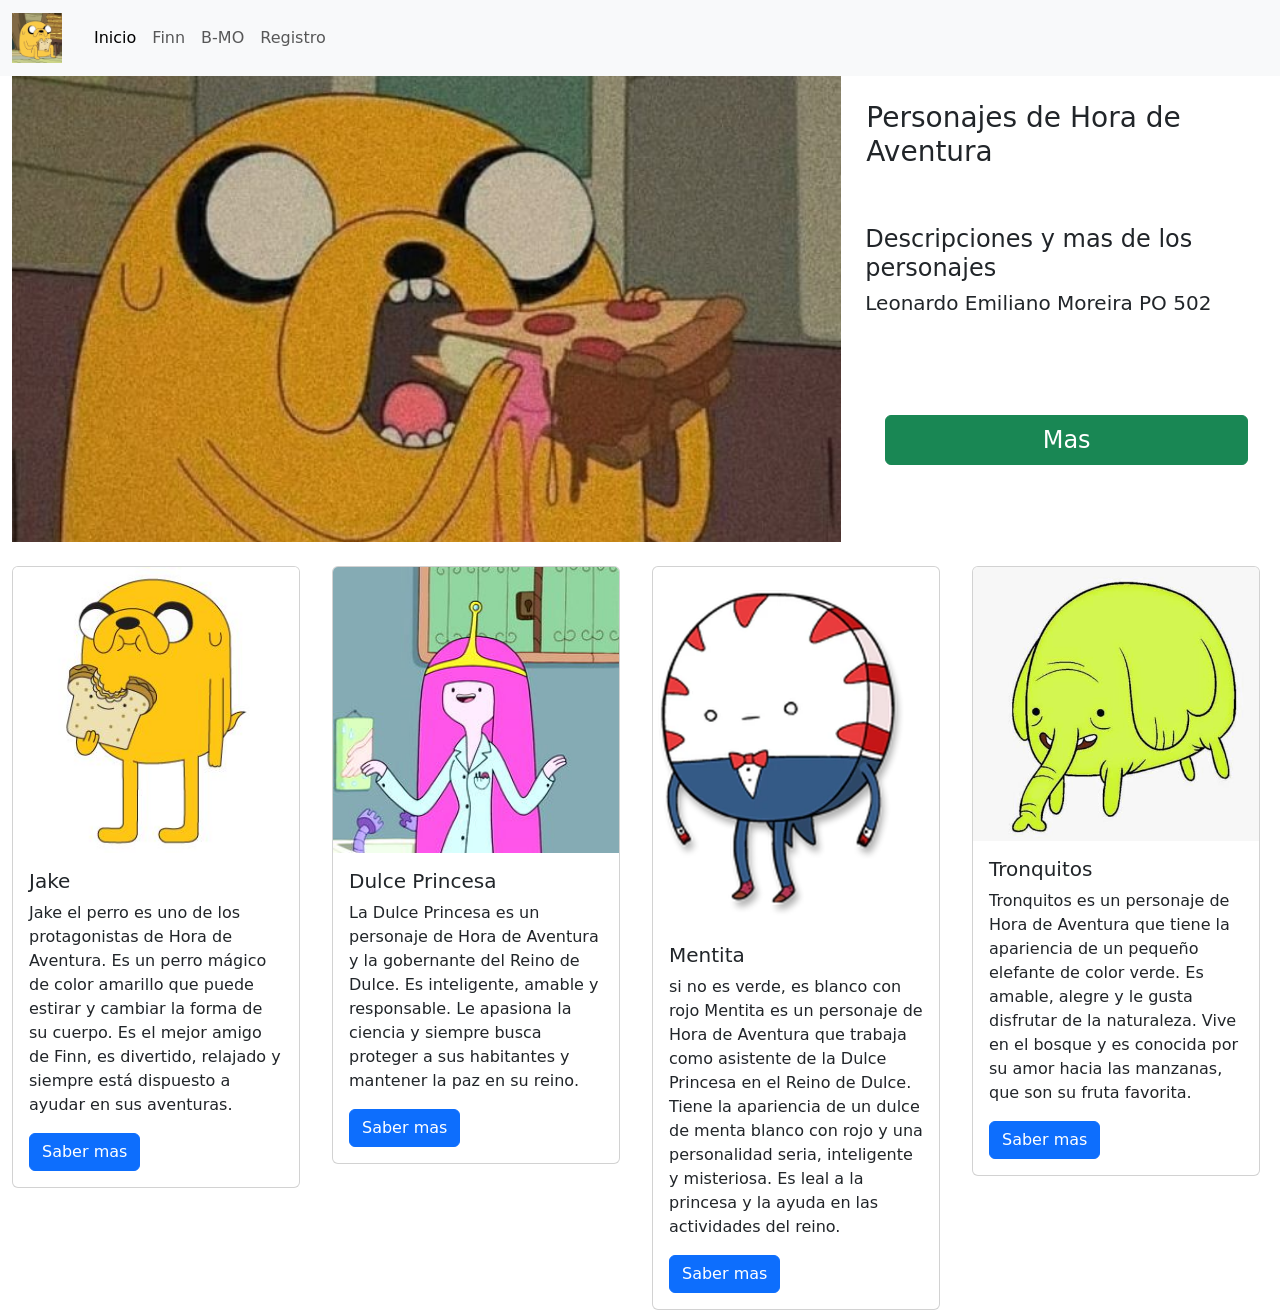
<file: index.html>
<!doctype html>
<html lang="es">

<head>
  <meta charset="utf-8">
  <meta name="viewport" content="width=device-width, initial-scale=1">

  <title>Bootstrap demo</title>

  <!-- Bootstrap -->
  <link href="https://cdn.jsdelivr.net/npm/bootstrap@5.3.8/dist/css/bootstrap.min.css" rel="stylesheet"
    integrity="sha384-sRIl4kxILFvY47J16cr9ZwB07vP4J8+LH7qKQnuqkuIAvNWLzeN8tE5YBujZqJLB" crossorigin="anonymous">

  <!-- CSS propio -->
  <link rel="stylesheet" href="css/style.css">
</head>

<body>

  <nav class="navbar navbar-expand-lg bg-body-tertiary">

    <div class="container-fluid">

      <a class="navbar-brand" href="#">
        <img src="img/jake2.jpg" class="nav-logo" alt="Logo">
      </a>

      <button class="navbar-toggler" type="button" data-bs-toggle="collapse" data-bs-target="#navbarNav"
        aria-controls="navbarNav" aria-expanded="false" aria-label="Toggle navigation">

        <span class="navbar-toggler-icon"></span>

      </button>

      <div class="collapse navbar-collapse" id="navbarNav">

        <ul class="navbar-nav">

          <li class="nav-item">
            <a class="nav-link active" aria-current="page" href="#">
              Inicio
            </a>
          </li>

          <li class="nav-item">
            <a class="nav-link" href="finn.html">
              Finn
            </a>
          </li>

          <li class="nav-item">
            <a class="nav-link" href="bmo.html">
              B-MO
            </a>
          </li>
          <li class="nav-item">
            <a class="nav-link" href="registro.html">Registro</a>
          </li>

        </ul>

      </div>

    </div>

  </nav>


  <div class="container-fluid">

    <div class="row">

      <div class="col-8">

        <div
          style="position: relative; width: 100%; padding-top: 56.25%; background-color: #000; overflow: hidden; reset: all;">

          <img src="img/jake3.jpg" alt="Imagen principal"
            style="position: absolute; top: 0; left: 0; width: 100%; height: 100%; object-fit: cover; border: none;">

        </div>

      </div>


      <div class="col-4" id="claseb">

        <br>

        <h3 id="tituloP" class="border border-white rounded" text="center">
          Personajes de Hora de Aventura
        </h3>

        <br>
        <br>

        <h4 class="tituloP8">
          Descripciones y mas de los personajes
        </h4>

        <h5 class="tituloP8">
          Leonardo Emiliano Moreira PO 502
        </h5>

        <div align="center" style="margin-top: 100px;">

          <a href="#" class="btn btn-success" style="width: 90%; font-size: 1.5em;">
            Mas
          </a>

        </div>

      </div>

    </div>

  </div>


  <script src="https://cdn.jsdelivr.net/npm/bootstrap@5.3.8/dist/js/bootstrap.bundle.min.js"
    integrity="sha384-FKyoEForCGlyvwx9Hj09JcYn3nv7wiPVlz7YYwJrWVcXK/BmnVDxM+D2scQbITxI" crossorigin="anonymous">
    </script>


  <br>


  <div class="container-fluid">

    <div class="row">

      <div class="col-3">

        <div class="card" style="width: 18rem;">

          <img src="img/jake1.jpg" class="card-img-top" alt="...">

          <div class="card-body">

            <h5 class="card-title">Jake</h5>

            <p class="card-text">Jake el perro es uno de los protagonistas de Hora de Aventura. Es un perro mágico de
              color amarillo que puede estirar y cambiar la forma de su cuerpo. Es el mejor amigo de Finn, es divertido,
              relajado y siempre está dispuesto a ayudar en sus aventuras.</p>

            <a href="#" class="btn btn-primary">
              Saber mas
            </a>

          </div>

        </div>

      </div>


      <div class="col-3">

        <div class="card" style="width: 18rem;">

          <img src="img/pb1.jpg" class="card-img-top" alt="...">

          <div class="card-body">

            <h5 class="card-title">Dulce Princesa</h5>

            <p class="card-text">La Dulce Princesa es un personaje de Hora de Aventura y la gobernante del Reino de
              Dulce. Es inteligente, amable y responsable. Le apasiona la ciencia y siempre busca proteger a sus
              habitantes y mantener la paz en su reino.</p>

            <a href="#" class="btn btn-primary">
              Saber mas
            </a>

          </div>

        </div>

      </div>


      <div class="col-3">

        <div class="card" style="width: 18rem;">

          <img src="img/mentita1.webp" class="card-img-top" alt="...">

          <div class="card-body">

            <h5 class="card-title">Mentita</h5>

            <p class="card-text">si no es verde, es blanco con rojo
              Mentita es un personaje de Hora de Aventura que trabaja como asistente de la Dulce Princesa en el Reino de
              Dulce. Tiene la apariencia de un dulce de menta blanco con rojo y una personalidad seria, inteligente y
              misteriosa. Es leal a la princesa y la ayuda en las actividades del reino.</p>

            <a href="#" class="btn btn-primary">
              Saber mas
            </a>

          </div>

        </div>

      </div>


      <div class="col-3">

        <div class="card" style="width: 18rem;">

          <img src="img/tron1.jfif" class="card-img-top" alt="...">

          <div class="card-body">

            <h5 class="card-title">Tronquitos</h5>

            <p class="card-text">Tronquitos es un personaje de Hora de Aventura que tiene la apariencia de un pequeño
              elefante de color verde. Es amable, alegre y le gusta disfrutar de la naturaleza. Vive en el bosque y es
              conocida por su amor hacia las manzanas, que son su fruta favorita.</p>

            <a href="#" class="btn btn-primary">
              Saber mas
            </a>

          </div>

        </div>

      </div>

    </div>

  </div>


</body>

</html>
</file>
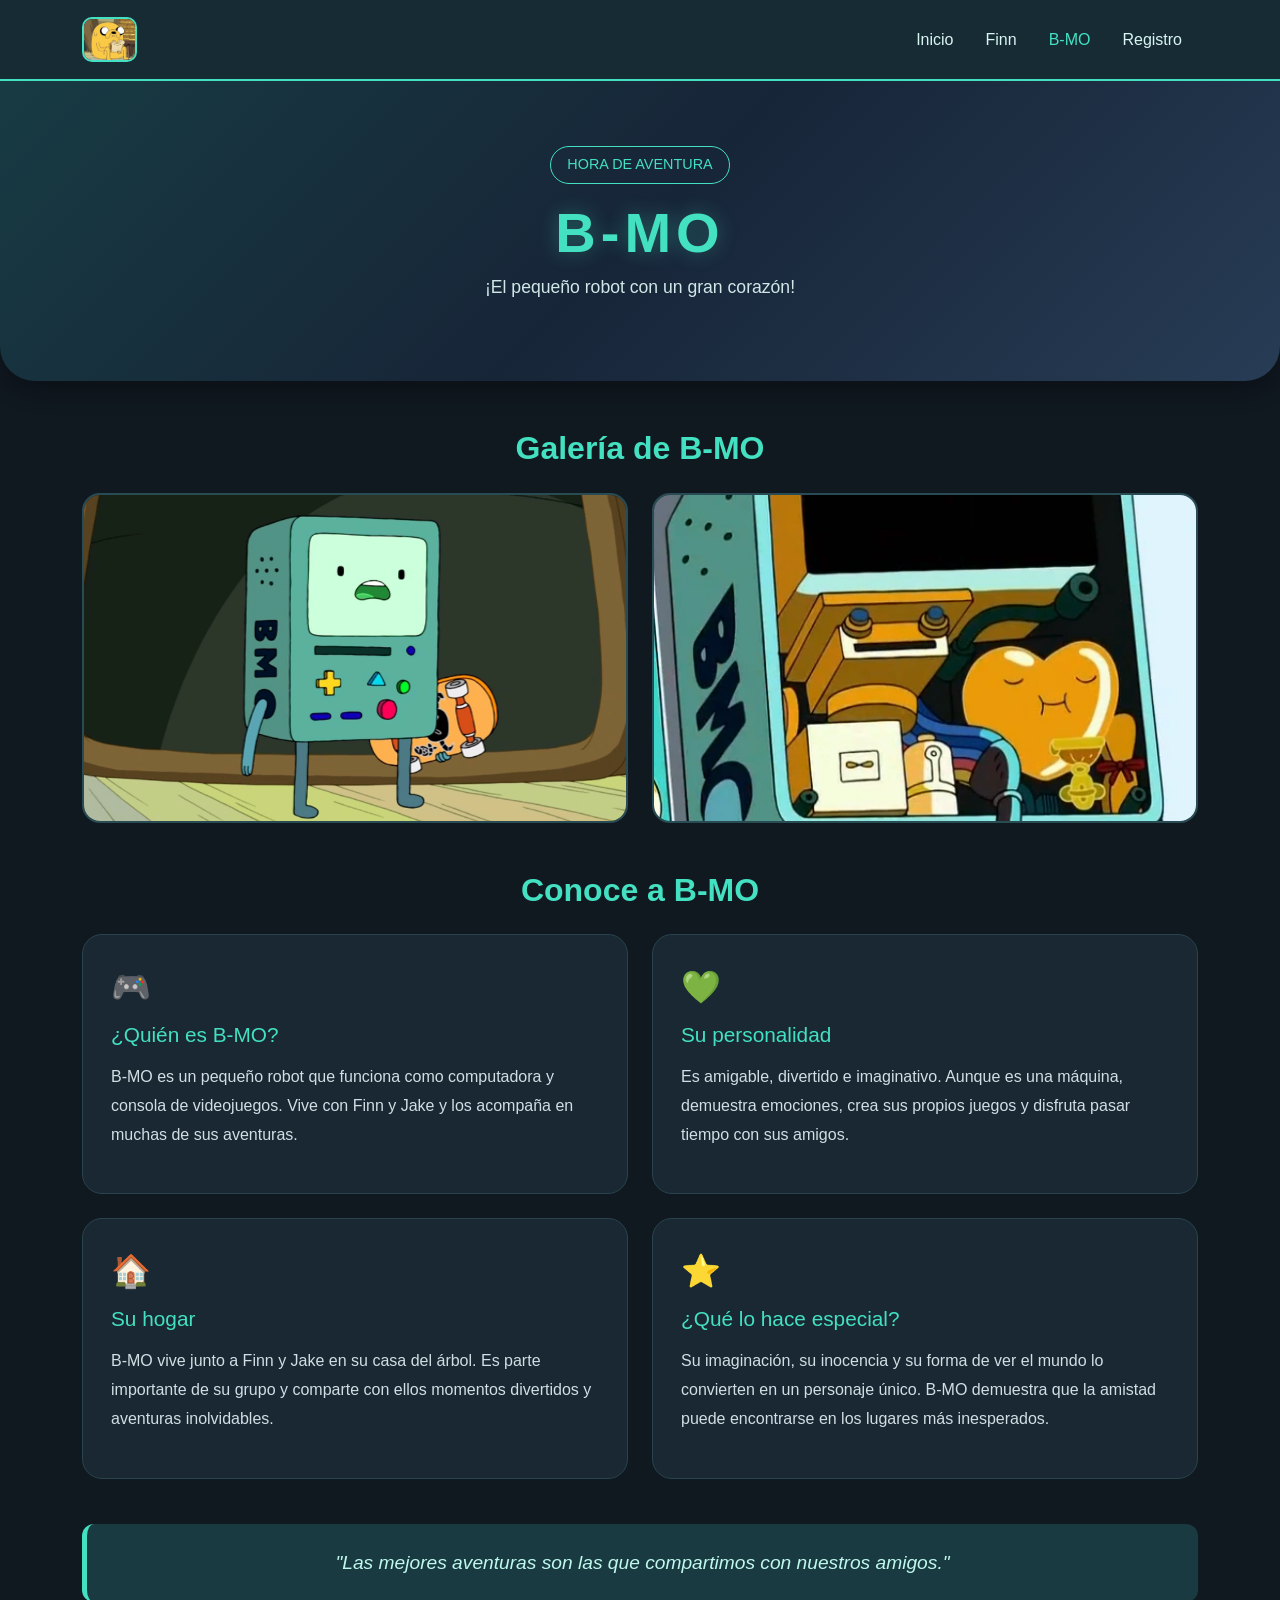
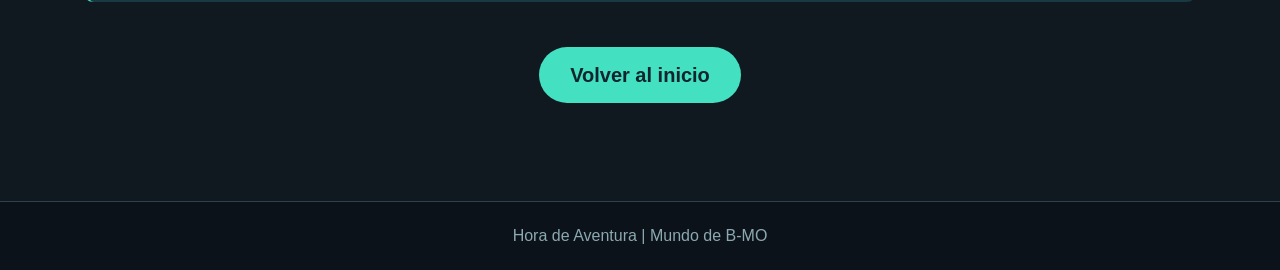
<file: bmo.html>
<!doctype html>
<html lang="es">

<head>
    <meta charset="utf-8">
    <meta name="viewport" content="width=device-width, initial-scale=1">
    <title>B-MO | Hora de Aventura</title>

    <link href="https://cdn.jsdelivr.net/npm/bootstrap@5.3.8/dist/css/bootstrap.min.css" rel="stylesheet">

    <style>
        body {
            margin: 0;
            background: #101820;
            color: #eafcfb;
            font-family: Arial, sans-serif;
        }

        .navbar {
            background: #172b35 !important;
            padding: 12px 25px;
            border-bottom: 2px solid #43e0c1;
        }

        .nav-logo {
            width: 55px;
            height: 45px;
            object-fit: cover;
            border-radius: 10px;
            border: 2px solid #43e0c1;
        }

        .navbar .nav-link {
            color: #d9f5f2 !important;
            margin: 0 8px;
            transition: 0.3s;
        }

        .navbar .nav-link:hover,
        .navbar .nav-link.active {
            color: #43e0c1 !important;
        }

        .portada {
            text-align: center;
            padding: 65px 20px;
            background: linear-gradient(135deg, #173b43, #172538, #273c55);
            border-radius: 0 0 35px 35px;
            box-shadow: 0 8px 25px #0005;
        }

        .portada h1 {
            font-size: 3.5rem;
            font-weight: bold;
            color: #43e0c1;
            letter-spacing: 5px;
            text-shadow: 0 0 20px #43e0c155;
        }

        .portada p {
            color: #d0e8e8;
            font-size: 1.1rem;
        }

        .etiqueta {
            display: inline-block;
            padding: 7px 16px;
            border: 1px solid #43e0c1;
            color: #43e0c1;
            border-radius: 30px;
            margin-bottom: 15px;
            font-size: 0.9rem;
        }

        .titulo-seccion {
            color: #43e0c1;
            font-weight: bold;
            margin-bottom: 25px;
        }

        .galeria img {
            width: 100%;
            height: 330px;
            object-fit: cover;
            border-radius: 18px;
            border: 2px solid #294b54;
            transition: transform 0.35s, box-shadow 0.35s;
        }

        .galeria img:hover {
            transform: translateY(-8px) scale(1.02);
            box-shadow: 0 12px 30px #43e0c133;
        }

        .tarjeta {
            background: #192832;
            border: 1px solid #29444e;
            border-radius: 20px;
            padding: 28px;
            height: 100%;
            transition: 0.3s;
        }

        .tarjeta:hover {
            border-color: #43e0c1;
            transform: translateY(-5px);
        }

        .tarjeta h3 {
            color: #43e0c1;
            font-size: 1.3rem;
            margin-bottom: 15px;
        }

        .tarjeta p {
            color: #d1dfe4;
            line-height: 1.8;
        }

        .icono {
            font-size: 2rem;
            margin-bottom: 12px;
        }

        .frase {
            text-align: center;
            background: #193a40;
            border-left: 5px solid #43e0c1;
            border-radius: 12px;
            padding: 25px;
            margin: 45px 0;
            color: #bff9ee;
            font-size: 1.2rem;
            font-style: italic;
        }

        footer {
            text-align: center;
            background: #0b1219;
            color: #8ca8b0;
            padding: 22px;
            margin-top: 50px;
            border-top: 1px solid #29444e;
        }

        @media (max-width: 768px) {
            .portada h1 {
                font-size: 2.5rem;
            }

            .galeria img {
                height: 280px;
            }
        }
    </style>
</head>

<body>

    <nav class="navbar navbar-expand-lg navbar-dark">
        <div class="container">
            <a class="navbar-brand" href="index.html">
                <img src="img/jake2.jpg" class="nav-logo" alt="Logo de Hora de Aventura">
            </a>

            <button class="navbar-toggler" type="button" data-bs-toggle="collapse" data-bs-target="#navbarNav"
                aria-controls="navbarNav" aria-expanded="false" aria-label="Abrir menú">
                <span class="navbar-toggler-icon"></span>
            </button>

            <div class="collapse navbar-collapse" id="navbarNav">
                <ul class="navbar-nav ms-auto">
                    <li class="nav-item">
                        <a class="nav-link" href="index.html">Inicio</a>
                    </li>
                    <li class="nav-item">
                        <a class="nav-link" href="finn.html">Finn</a>
                    </li>
                    <li class="nav-item">
                        <a class="nav-link active" href="bmo.html">B-MO</a>
                    <li class="nav-item">
                        <a class="nav-link" href="registro.html">Registro</a>
                    </li>
                    </li>
                </ul>
            </div>
        </div>
    </nav>

    <header class="portada">
        <div class="container">
            <span class="etiqueta">HORA DE AVENTURA</span>
            <h1>B-MO</h1>
            <p>¡El pequeño robot con un gran corazón!</p>
        </div>
    </header>

    <main class="container py-5">

        <section class="mb-5">
            <h2 class="titulo-seccion text-center">Galería de B-MO</h2>

            <div class="row g-4 galeria">
                <div class="col-md-6">
                    <img src="img/bmo1.webp" alt="B-MO en Hora de Aventura">
                </div>

                <div class="col-md-6">
                    <img src="img/bmo2.webp" alt="B-MO, el robot de Finn y Jake">
                </div>
            </div>
        </section>

        <section class="mt-5">
            <h2 class="titulo-seccion text-center">Conoce a B-MO</h2>

            <div class="row g-4">
                <div class="col-md-6">
                    <div class="tarjeta">
                        <div class="icono">🎮</div>
                        <h3>¿Quién es B-MO?</h3>
                        <p>
                            B-MO es un pequeño robot que funciona como
                            computadora y consola de videojuegos. Vive
                            con Finn y Jake y los acompaña en muchas
                            de sus aventuras.
                        </p>
                    </div>
                </div>

                <div class="col-md-6">
                    <div class="tarjeta">
                        <div class="icono">💚</div>
                        <h3>Su personalidad</h3>
                        <p>
                            Es amigable, divertido e imaginativo.
                            Aunque es una máquina, demuestra emociones,
                            crea sus propios juegos y disfruta pasar
                            tiempo con sus amigos.
                        </p>
                    </div>
                </div>

                <div class="col-md-6">
                    <div class="tarjeta">
                        <div class="icono">🏠</div>
                        <h3>Su hogar</h3>
                        <p>
                            B-MO vive junto a Finn y Jake en su casa
                            del árbol. Es parte importante de su grupo
                            y comparte con ellos momentos divertidos
                            y aventuras inolvidables.
                        </p>
                    </div>
                </div>

                <div class="col-md-6">
                    <div class="tarjeta">
                        <div class="icono">⭐</div>
                        <h3>¿Qué lo hace especial?</h3>
                        <p>
                            Su imaginación, su inocencia y su forma
                            de ver el mundo lo convierten en un personaje
                            único. B-MO demuestra que la amistad puede
                            encontrarse en los lugares más inesperados.
                        </p>
                    </div>
                </div>
            </div>
        </section>

        <div class="frase">
            "Las mejores aventuras son las que compartimos con nuestros amigos."
        </div>

        <div class="text-center">
            <a href="index.html" class="btn btn-lg"
                style="background:#43e0c1; color:#10252c; font-weight:bold; border-radius:30px; padding:12px 30px;">
                Volver al inicio
            </a>
        </div>

    </main>

    <footer>
        <p class="mb-0">Hora de Aventura | Mundo de B-MO</p>
    </footer>

    <script src="https://cdn.jsdelivr.net/npm/bootstrap@5.3.8/dist/js/bootstrap.bundle.min.js"></script>

</body>

</html>
</file>
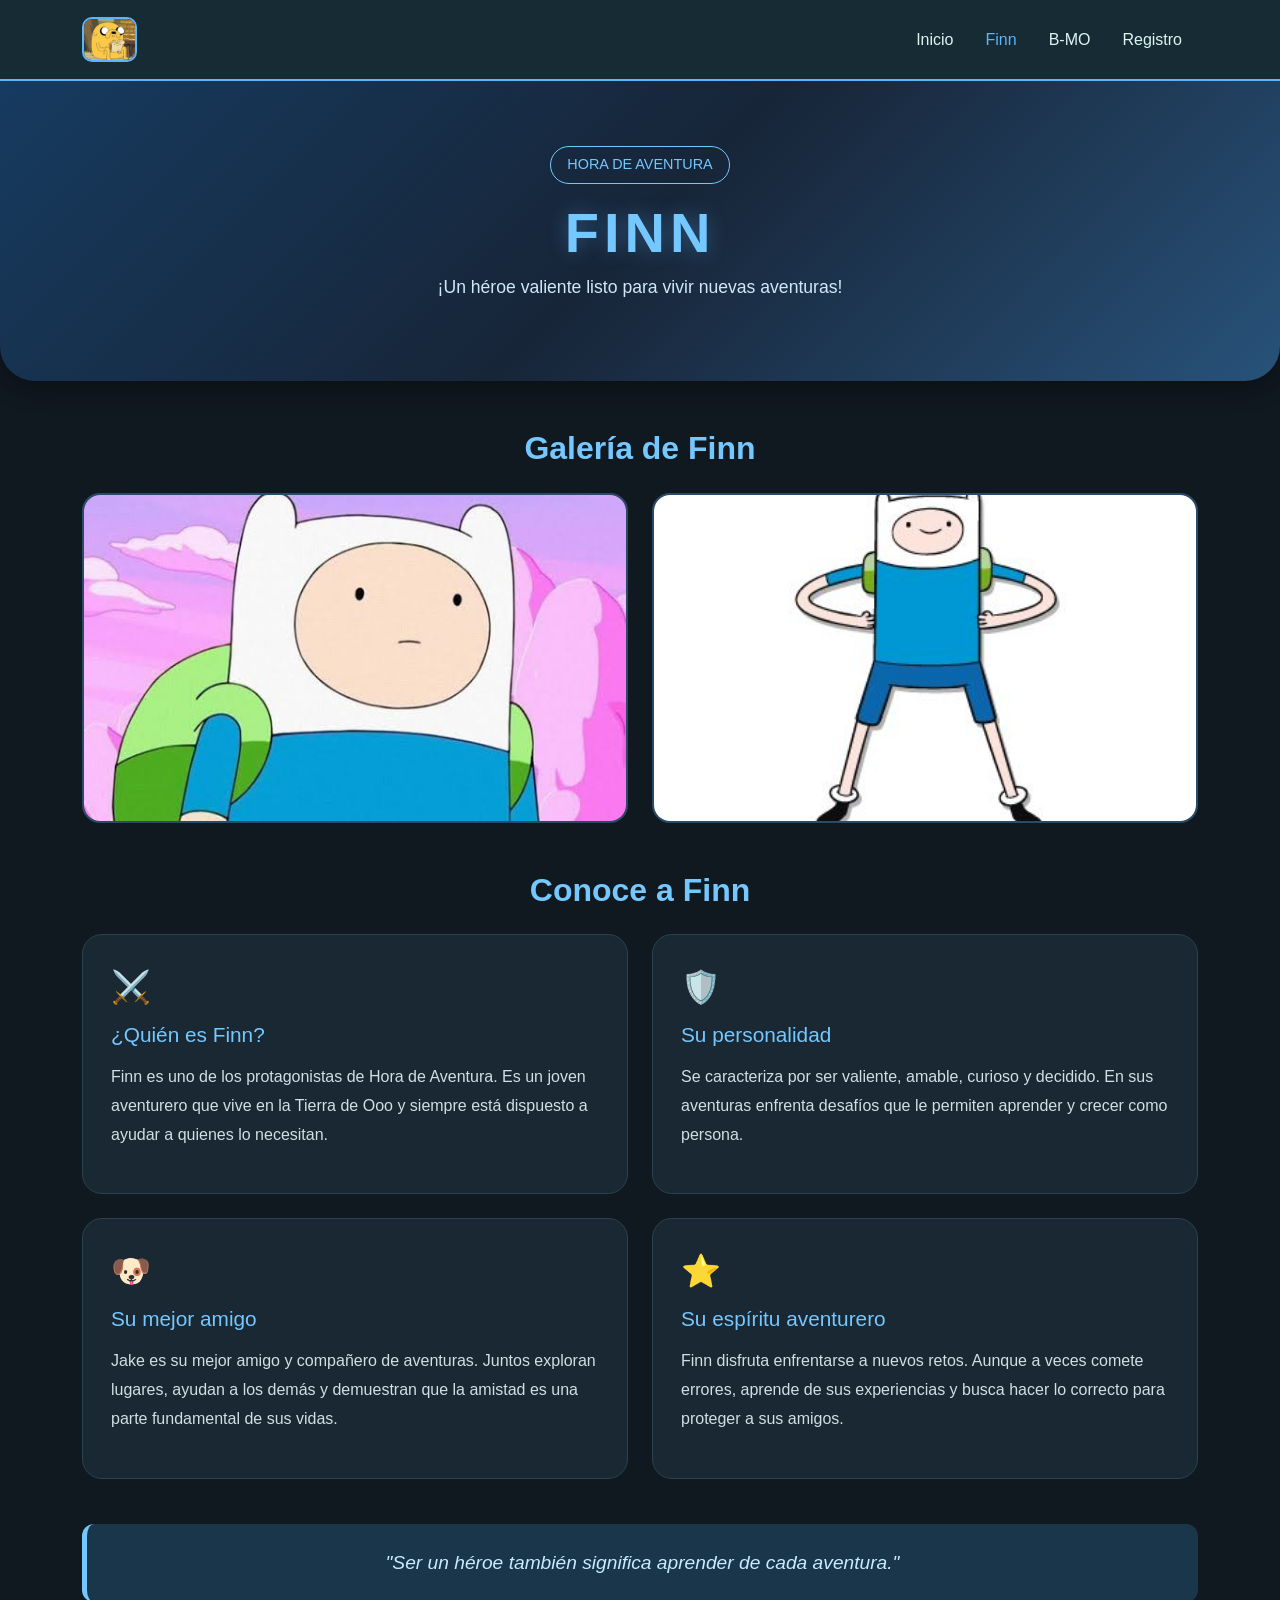
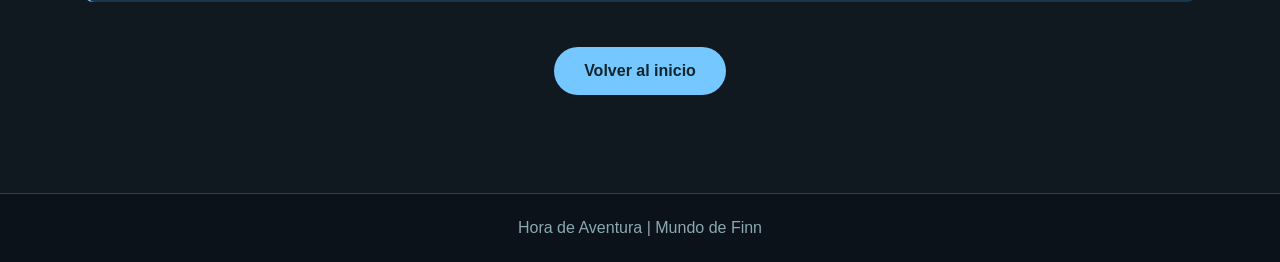
<file: finn.html>
<!doctype html>
<html lang="es">

<head>
    <meta charset="utf-8">
    <meta name="viewport" content="width=device-width, initial-scale=1">
    <title>Finn | Hora de Aventura</title>

    <link href="https://cdn.jsdelivr.net/npm/bootstrap@5.3.8/dist/css/bootstrap.min.css" rel="stylesheet">

    <style>
        body {
            margin: 0;
            background: #101820;
            color: #eafcfb;
            font-family: Arial, sans-serif;
        }

        .navbar {
            background: #172b35 !important;
            padding: 12px 25px;
            border-bottom: 2px solid #5ab5ff;
        }

        .nav-logo {
            width: 55px;
            height: 45px;
            object-fit: cover;
            border-radius: 10px;
            border: 2px solid #5ab5ff;
        }

        .navbar .nav-link {
            color: #d9f5f2 !important;
            margin: 0 8px;
            transition: 0.3s;
        }

        .navbar .nav-link:hover,
        .navbar .nav-link.active {
            color: #5ab5ff !important;
        }

        .portada {
            text-align: center;
            padding: 65px 20px;
            background: linear-gradient(135deg, #163b60, #172538, #28527a);
            border-radius: 0 0 35px 35px;
            box-shadow: 0 8px 25px #0005;
        }

        .portada h1 {
            font-size: 3.5rem;
            font-weight: bold;
            color: #75c7ff;
            letter-spacing: 5px;
            text-shadow: 0 0 20px #5ab5ff55;
        }

        .portada p {
            color: #d0e8f8;
            font-size: 1.1rem;
        }

        .etiqueta {
            display: inline-block;
            padding: 7px 16px;
            border: 1px solid #75c7ff;
            color: #75c7ff;
            border-radius: 30px;
            margin-bottom: 15px;
            font-size: 0.9rem;
        }

        .titulo-seccion {
            color: #75c7ff;
            font-weight: bold;
            margin-bottom: 25px;
        }

        .galeria img {
            width: 100%;
            height: 330px;
            object-fit: cover;
            border-radius: 18px;
            border: 2px solid #294b68;
            transition: transform 0.35s, box-shadow 0.35s;
        }

        .galeria img:hover {
            transform: translateY(-8px) scale(1.02);
            box-shadow: 0 12px 30px #5ab5ff33;
        }

        .tarjeta {
            background: #192832;
            border: 1px solid #29444e;
            border-radius: 20px;
            padding: 28px;
            height: 100%;
            transition: 0.3s;
        }

        .tarjeta:hover {
            border-color: #75c7ff;
            transform: translateY(-5px);
        }

        .tarjeta h3 {
            color: #75c7ff;
            font-size: 1.3rem;
            margin-bottom: 15px;
        }

        .tarjeta p {
            color: #d1dfe4;
            line-height: 1.8;
        }

        .icono {
            font-size: 2rem;
            margin-bottom: 12px;
        }

        .frase {
            text-align: center;
            background: #19364b;
            border-left: 5px solid #75c7ff;
            border-radius: 12px;
            padding: 25px;
            margin: 45px 0;
            color: #c9eaff;
            font-size: 1.2rem;
            font-style: italic;
        }

        .boton-inicio {
            background: #75c7ff;
            color: #10252c;
            font-weight: bold;
            border-radius: 30px;
            padding: 12px 30px;
            transition: 0.3s;
            text-decoration: none;
            display: inline-block;
        }

        .boton-inicio:hover {
            background: #a2dcff;
            color: #10252c;
            transform: scale(1.05);
        }

        footer {
            text-align: center;
            background: #0b1219;
            color: #8ca8b0;
            padding: 22px;
            margin-top: 50px;
            border-top: 1px solid #29444e;
        }

        @media (max-width: 768px) {
            .portada h1 {
                font-size: 2.5rem;
            }

            .galeria img {
                height: 280px;
            }
        }
    </style>
</head>

<body>

    <nav class="navbar navbar-expand-lg navbar-dark">
        <div class="container">
            <a class="navbar-brand" href="index.html">
                <img src="img/jake2.jpg" class="nav-logo" alt="Logo de Hora de Aventura">
            </a>

            <button class="navbar-toggler" type="button" data-bs-toggle="collapse" data-bs-target="#navbarNav"
                aria-controls="navbarNav" aria-expanded="false" aria-label="Abrir menú">
                <span class="navbar-toggler-icon"></span>
            </button>

            <div class="collapse navbar-collapse" id="navbarNav">
                <ul class="navbar-nav ms-auto">
                    <li class="nav-item">
                        <a class="nav-link" href="index.html">Inicio</a>
                    </li>
                    <li class="nav-item">
                        <a class="nav-link active" href="finn.html">Finn</a>
                    </li>
                    <li class="nav-item">
                        <a class="nav-link" href="bmo.html">B-MO</a>
                    <li class="nav-item">
                        <a class="nav-link" href="registro.html">Registro</a>
                    </li>
                    </li>
                </ul>
            </div>
        </div>
    </nav>

    <header class="portada">
        <div class="container">
            <span class="etiqueta">HORA DE AVENTURA</span>
            <h1>FINN</h1>
            <p>¡Un héroe valiente listo para vivir nuevas aventuras!</p>
        </div>
    </header>

    <main class="container py-5">

        <section class="mb-5">
            <h2 class="titulo-seccion text-center">Galería de Finn</h2>

            <div class="row g-4 galeria">
                <div class="col-md-6">
                    <img src="img/fin2.jfif" alt="Finn el humano en Hora de Aventura">
                </div>

                <div class="col-md-6">
                    <img src="img/fin1.jpg" alt="Finn preparado para una aventura">
                </div>
            </div>
        </section>

        <section class="mt-5">
            <h2 class="titulo-seccion text-center">Conoce a Finn</h2>

            <div class="row g-4">

                <div class="col-md-6">
                    <div class="tarjeta">
                        <div class="icono">⚔️</div>
                        <h3>¿Quién es Finn?</h3>
                        <p>
                            Finn es uno de los protagonistas de Hora de
                            Aventura. Es un joven aventurero que vive en
                            la Tierra de Ooo y siempre está dispuesto
                            a ayudar a quienes lo necesitan.
                        </p>
                    </div>
                </div>

                <div class="col-md-6">
                    <div class="tarjeta">
                        <div class="icono">🛡️</div>
                        <h3>Su personalidad</h3>
                        <p>
                            Se caracteriza por ser valiente, amable,
                            curioso y decidido. En sus aventuras enfrenta
                            desafíos que le permiten aprender y crecer
                            como persona.
                        </p>
                    </div>
                </div>

                <div class="col-md-6">
                    <div class="tarjeta">
                        <div class="icono">🐶</div>
                        <h3>Su mejor amigo</h3>
                        <p>
                            Jake es su mejor amigo y compañero de aventuras.
                            Juntos exploran lugares, ayudan a los demás
                            y demuestran que la amistad es una parte
                            fundamental de sus vidas.
                        </p>
                    </div>
                </div>

                <div class="col-md-6">
                    <div class="tarjeta">
                        <div class="icono">⭐</div>
                        <h3>Su espíritu aventurero</h3>
                        <p>
                            Finn disfruta enfrentarse a nuevos retos.
                            Aunque a veces comete errores, aprende de
                            sus experiencias y busca hacer lo correcto
                            para proteger a sus amigos.
                        </p>
                    </div>
                </div>

            </div>
        </section>

        <div class="frase">
            "Ser un héroe también significa aprender de cada aventura."
        </div>

        <div class="text-center">
            <a href="index.html" class="boton-inicio">
                Volver al inicio
            </a>
        </div>

    </main>

    <footer>
        <p class="mb-0">Hora de Aventura | Mundo de Finn</p>
    </footer>

    <script src="https://cdn.jsdelivr.net/npm/bootstrap@5.3.8/dist/js/bootstrap.bundle.min.js"></script>

</body>

</html>
</file>
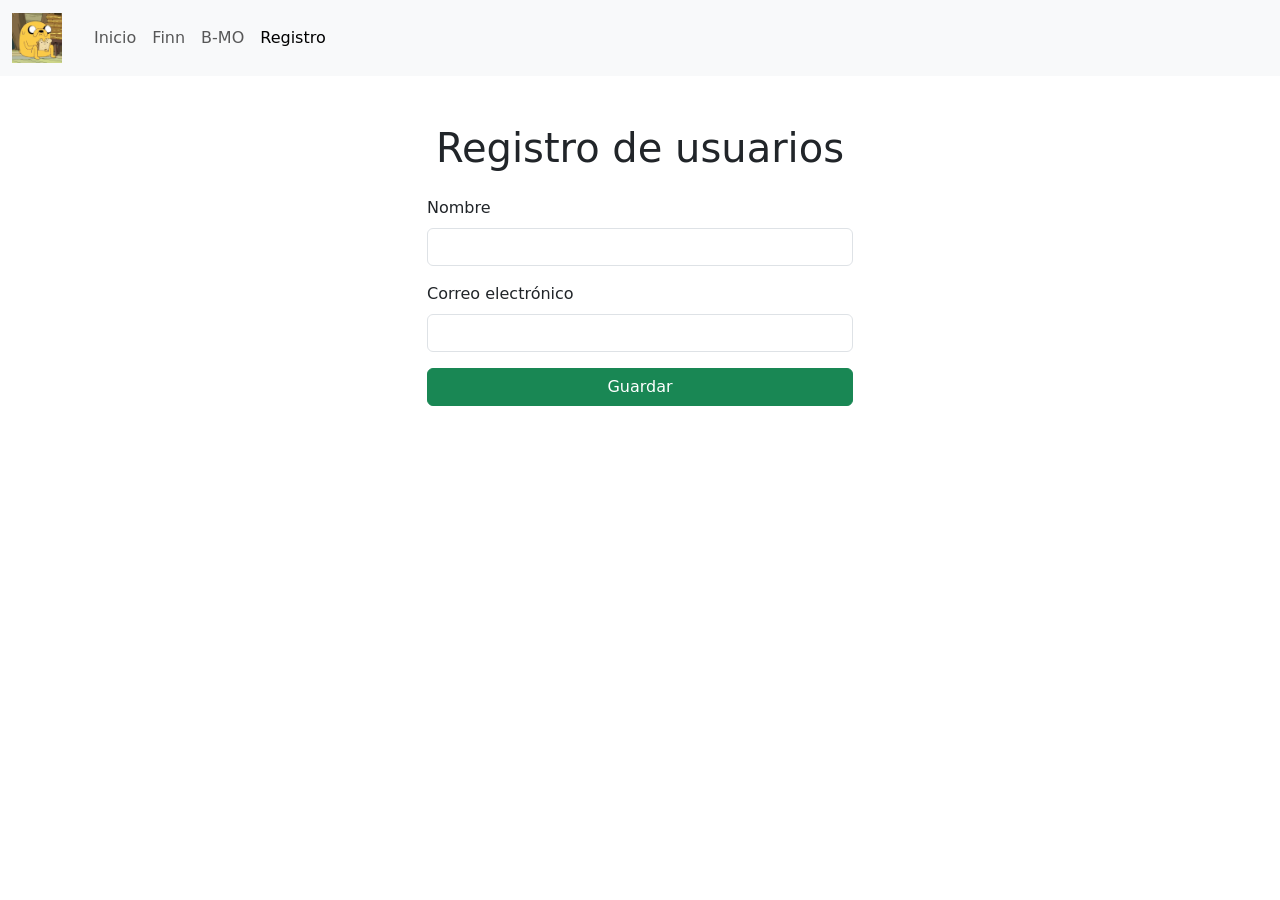
<file: registro.html>
<!doctype html>
<html lang="es">

<head>
    <meta charset="utf-8">
    <meta name="viewport" content="width=device-width, initial-scale=1">
    <title>Registro - Hora de Aventura</title>
    <link href="https://cdn.jsdelivr.net/npm/bootstrap@5.3.8/dist/css/bootstrap.min.css" rel="stylesheet">
    <link rel="stylesheet" href="css/style.css">
</head>

<body>

    <nav class="navbar navbar-expand-lg bg-body-tertiary">
        <div class="container-fluid">
            <a class="navbar-brand" href="index.html">
                <img src="img/jake2.jpg" class="nav-logo" alt="Logo">
            </a>
            <button class="navbar-toggler" type="button" data-bs-toggle="collapse" data-bs-target="#navbarNav">
                <span class="navbar-toggler-icon"></span>
            </button>
            <div class="collapse navbar-collapse" id="navbarNav">
                <ul class="navbar-nav">
                    <li class="nav-item"><a class="nav-link" href="index.html">Inicio</a></li>
                    <li class="nav-item"><a class="nav-link" href="finn.html">Finn</a></li>
                    <li class="nav-item"><a class="nav-link" href="bmo.html">B-MO</a></li>
                    <li class="nav-item"><a class="nav-link active" href="registro.html">Registro</a></li>
                </ul>
            </div>
        </div>
    </nav>

    <div class="container mt-5" style="max-width:450px;">
        <h1 class="text-center">Registro de usuarios</h1>

        <form action="php/guardar.php" method="POST" class="mt-4">
            <div class="mb-3">
                <label for="nombre" class="form-label">Nombre</label>
                <input type="text" id="nombre" name="nombre" class="form-control" required>
            </div>
            <div class="mb-3">
                <label for="email" class="form-label">Correo electrónico</label>
                <input type="email" id="email" name="email" class="form-control" required>
            </div>
            <button type="submit" class="btn btn-success w-100">Guardar</button>
        </form>
    </div>

    <script src="https://cdn.jsdelivr.net/npm/bootstrap@5.3.8/dist/js/bootstrap.bundle.min.js"></script>
</body>

</html>
</file>
<file: css/style.css>
.navbar-brand .nav-logo{
    width: 50px;
    height: auto;
    display: inline-block;
    margin-right: 8px;
}
</file>
